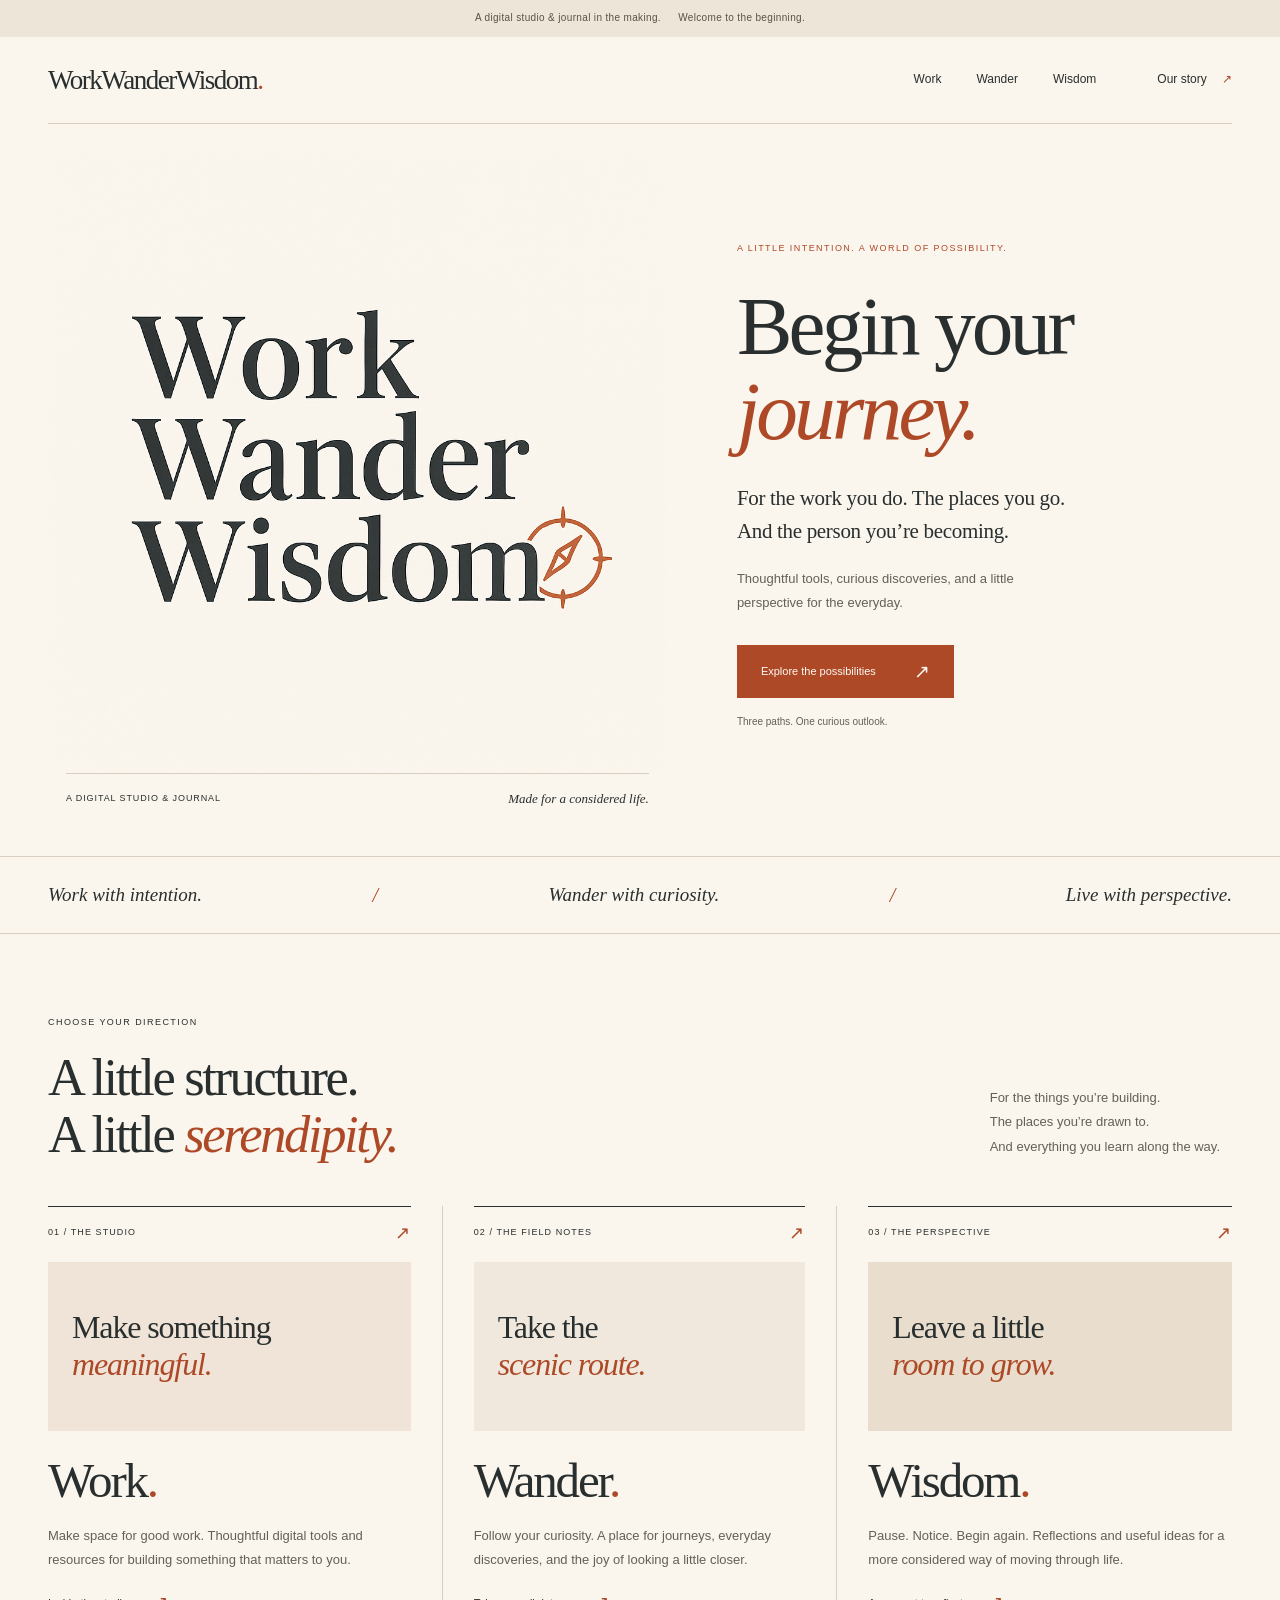
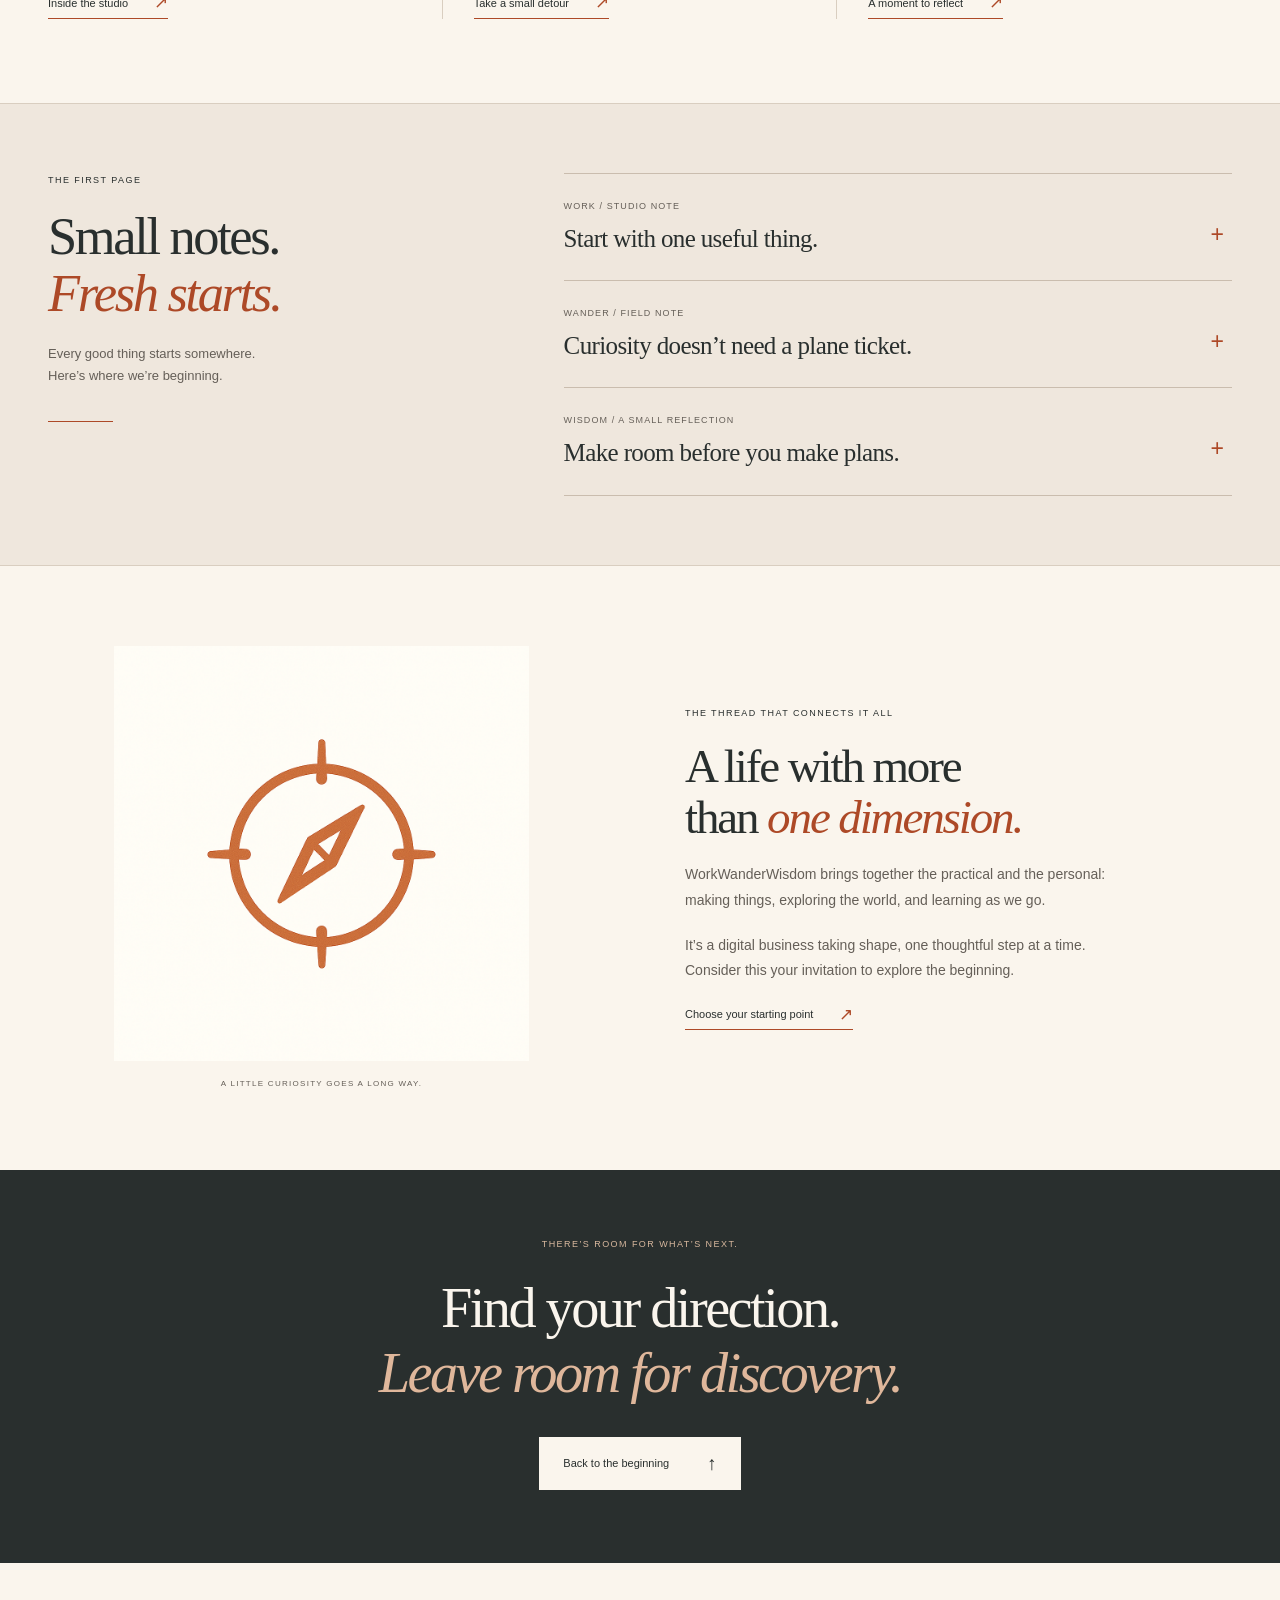
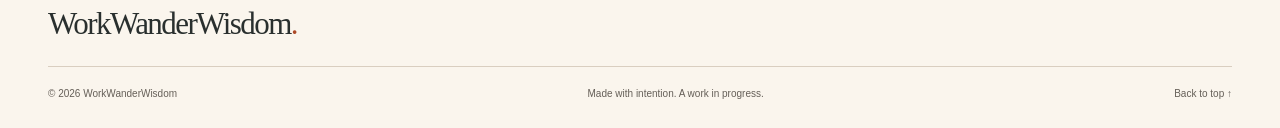
<file: public/index.html>
<!doctype html>
<html lang="en">
<head>
  <meta charset="utf-8">
  <meta name="viewport" content="width=device-width, initial-scale=1">
  <meta name="theme-color" content="#faf5ed">
  <meta name="description" content="WorkWanderWisdom is a digital studio and journal in the making. Thoughtful tools, curious journeys, and ideas for a more intentional everyday.">
  <meta property="og:title" content="WorkWanderWisdom — Begin your journey">
  <meta property="og:description" content="A digital studio. A curious journal. A considered approach to work, exploration, and everyday life.">
  <meta property="og:type" content="website">
  <title>WorkWanderWisdom — Begin your journey</title>
  <link rel="icon" href="/assets/terracotta-compass.png" type="image/png">
  <link rel="stylesheet" href="/styles.css">
</head>
<body>
  <a class="skip-link" href="#main">Skip to content</a>
  <div class="announcement">A digital studio &amp; journal in the making. <span>Welcome to the beginning.</span></div>
  <header class="site-header wrap">
    <a class="brand" href="/" aria-label="WorkWanderWisdom home">WorkWanderWisdom<span aria-hidden="true">.</span></a>
    <nav aria-label="Main navigation">
      <a href="#work">Work</a>
      <a href="#wander">Wander</a>
      <a href="#wisdom">Wisdom</a>
      <a class="nav-about" href="#about">Our story <span aria-hidden="true">↗</span></a>
    </nav>
  </header>
  <main id="main">
    <section class="hero wrap" aria-labelledby="hero-title">
      <figure class="brand-presentation">
        <img src="/assets/workwanderwisdom-logo.png" width="1024" height="1024" fetchpriority="high" alt="WorkWanderWisdom: the original stacked wordmark with its terracotta compass.">
        <figcaption><span>A DIGITAL STUDIO &amp; JOURNAL</span><span>Made for a considered life.</span></figcaption>
      </figure>
      <div class="hero-copy">
        <p class="eyebrow">A LITTLE INTENTION. A WORLD OF POSSIBILITY.</p>
        <h1 id="hero-title">Begin your<br><em>journey.</em></h1>
        <p class="hero-description">For the work you do. The places you go.<br class="desktop-break"> And the person you’re becoming.</p>
        <p class="hero-detail">Thoughtful tools, curious discoveries, and a little perspective for the everyday.</p>
        <a class="button" href="#explore">Explore the possibilities <span aria-hidden="true">↗</span></a>
        <p class="hero-footnote">Three paths. One curious outlook.</p>
      </div>
    </section>
    <div class="manifesto-strip"><div class="wrap"><span>Work with intention.</span><span class="separator" aria-hidden="true">/</span><span>Wander with curiosity.</span><span class="separator" aria-hidden="true">/</span><span>Live with perspective.</span></div></div>
    <section id="explore" class="explore wrap" aria-labelledby="explore-title">
      <div class="section-heading">
        <div><p class="eyebrow">CHOOSE YOUR DIRECTION</p><h2 id="explore-title">A little structure.<br>A little <em>serendipity.</em></h2></div>
        <p>For the things you’re building.<br>The places you’re drawn to.<br>And everything you learn along the way.</p>
      </div>
      <div class="pillar-grid">
        <article id="work" class="pillar">
          <div class="pillar-top"><span>01 / THE STUDIO</span><span aria-hidden="true">↗</span></div>
          <p class="pillar-phrase">Make something<br><em>meaningful.</em></p>
          <div class="pillar-body"><h3>Work<span>.</span></h3><p>Make space for good work. Thoughtful digital tools and resources for building something that matters to you.</p><a class="text-link" href="#studio-note">Inside the studio <span aria-hidden="true">↗</span></a></div>
        </article>
        <article id="wander" class="pillar">
          <div class="pillar-top"><span>02 / THE FIELD NOTES</span><span aria-hidden="true">↗</span></div>
          <p class="pillar-phrase">Take the<br><em>scenic route.</em></p>
          <div class="pillar-body"><h3>Wander<span>.</span></h3><p>Follow your curiosity. A place for journeys, everyday discoveries, and the joy of looking a little closer.</p><a class="text-link" href="#field-note">Take a small detour <span aria-hidden="true">↗</span></a></div>
        </article>
        <article id="wisdom" class="pillar">
          <div class="pillar-top"><span>03 / THE PERSPECTIVE</span><span aria-hidden="true">↗</span></div>
          <p class="pillar-phrase">Leave a little<br><em>room to grow.</em></p>
          <div class="pillar-body"><h3>Wisdom<span>.</span></h3><p>Pause. Notice. Begin again. Reflections and useful ideas for a more considered way of moving through life.</p><a class="text-link" href="#perspective-note">A moment to reflect <span aria-hidden="true">↗</span></a></div>
        </article>
      </div>
    </section>
    <section class="notes-section" aria-labelledby="notes-title">
      <div class="wrap notes-layout">
        <div class="notes-intro"><p class="eyebrow">THE FIRST PAGE</p><h2 id="notes-title">Small notes.<br><em>Fresh starts.</em></h2><p>Every good thing starts somewhere.<br>Here’s where we’re beginning.</p><span class="editorial-rule" aria-hidden="true"></span></div>
        <div class="notes-list">
          <details id="studio-note"><summary><span class="note-category">WORK / STUDIO NOTE</span><span class="note-title">Start with one useful thing.</span><span class="note-toggle" aria-hidden="true">+</span></summary><div class="note-content"><p>A good tool gives you a little time, clarity, or breathing room. That’s the starting point for this studio: simple digital resources shaped around everyday needs.</p><p>The studio is in its early days. New tools and resources will appear here as they’re ready.</p></div></details>
          <details id="field-note"><summary><span class="note-category">WANDER / FIELD NOTE</span><span class="note-title">Curiosity doesn’t need a plane ticket.</span><span class="note-toggle" aria-hidden="true">+</span></summary><div class="note-content"><p>Take a different street. Spend ten quiet minutes in a familiar neighbourhood. Look up from your usual route. Sometimes a small change of scene is enough to find a new perspective.</p><p>This space will grow into a collection of journeys and discoveries, both near and far.</p></div></details>
          <details id="perspective-note"><summary><span class="note-category">WISDOM / A SMALL REFLECTION</span><span class="note-title">Make room before you make plans.</span><span class="note-toggle" aria-hidden="true">+</span></summary><div class="note-content"><p>Before adding something to your day, ask what you can set down. A little space can make the next step easier to see.</p><p>A question to take with you: what would you like a little more room for?</p></div></details>
        </div>
      </div>
    </section>
    <section id="about" class="about wrap" aria-labelledby="about-title">
      <figure class="compass-presentation"><img src="/assets/terracotta-compass.png" width="1024" height="1024" loading="lazy" alt="The original WorkWanderWisdom terracotta compass."><figcaption>A LITTLE CURIOSITY GOES A LONG WAY.</figcaption></figure>
      <div><p class="eyebrow">THE THREAD THAT CONNECTS IT ALL</p><h2 id="about-title">A life with more<br>than <em>one dimension.</em></h2><p>WorkWanderWisdom brings together the practical and the personal: making things, exploring the world, and learning as we go.</p><p>It’s a digital business taking shape, one thoughtful step at a time. Consider this your invitation to explore the beginning.</p><a class="text-link" href="#explore">Choose your starting point <span aria-hidden="true">↗</span></a></div>
    </section>
    <section class="closing"><div class="wrap"><p class="eyebrow">THERE’S ROOM FOR WHAT’S NEXT.</p><h2>Find your direction.<br><em>Leave room for discovery.</em></h2><a class="button button-light" href="#main">Back to the beginning <span aria-hidden="true">↑</span></a></div></section>
  </main>
  <footer class="site-footer wrap"><a class="footer-wordmark" href="/">WorkWanderWisdom<span aria-hidden="true">.</span></a><div class="footer-bottom"><p>© 2026 WorkWanderWisdom</p><p>Made with intention. A work in progress.</p><a href="#main">Back to top ↑</a></div></footer>
</body>
</html>
</file>
<file: styles.css>
:root {
  --ivory: #faf5ed;
  --charcoal: #292f2e;
  --terracotta: #ad4927;
  --line: #d9cec0;
  --muted: #655f58;
  --serif: Georgia, 'Times New Roman', serif;
  --sans: Arial, Helvetica, sans-serif;
}
* { box-sizing: border-box; }
html { scroll-behavior: smooth; scroll-padding-top: 28px; }
body { margin: 0; background: var(--ivory); color: var(--charcoal); font: 16px/1.65 var(--sans); }
a { color: inherit; text-decoration: none; }
a:hover { color: var(--terracotta); }
a:focus-visible, summary:focus-visible { outline: 3px solid var(--terracotta); outline-offset: 6px; }
img { display: block; max-width: 100%; height: auto; }
p, h1, h2, h3, figure { margin: 0; }
h1, h2, h3 { font-family: var(--serif); font-weight: 400; line-height: 1.08; letter-spacing: -.045em; }
h2 { font-size: clamp(36px, 4.1vw, 56px); }
em { font-weight: 400; }
h2 em { color: var(--terracotta); }
.wrap { width: min(1240px, calc(100% - 96px)); margin-inline: auto; }
.skip-link { position: absolute; top: -100px; left: 16px; padding: 10px; background: var(--charcoal); color: white; z-index: 10; }
.skip-link:focus { top: 10px; }
.announcement { padding: 10px 20px; background: #eee5d9; color: #5c5147; font-size: 10px; text-align: center; letter-spacing: .035em; }
.announcement span { margin-left: 14px; }
.site-header { display: flex; align-items: center; justify-content: space-between; gap: 28px; padding-block: 27px; border-bottom: 1px solid var(--line); }
.brand { font: 27px/1.2 var(--serif); letter-spacing: -.055em; white-space: nowrap; }
.brand>span, .footer-wordmark>span { color: var(--terracotta); }
.site-header nav { display: flex; align-items: center; gap: 35px; font-size: 12px; }
.nav-about { margin-left: 26px; }
.nav-about span { padding-left: 12px; color: var(--terracotta); }
.hero { display: grid; grid-template-columns: 1.25fr 1fr; gap: 70px; align-items: center; padding-block: 30px 48px; }
.brand-presentation { width: 100%; }
.brand-presentation img { width: 100%; aspect-ratio: 1; object-fit: contain; }
.brand-presentation figcaption { display: flex; align-items: center; justify-content: space-between; gap: 20px; border-top: 1px solid var(--line); padding-top: 16px; margin-inline: 18px; font-size: 9px; letter-spacing: .1em; }
.brand-presentation figcaption span:last-child { font: italic 13px/1.4 var(--serif); letter-spacing: 0; }
.hero-copy { padding-top: 10px; }
.eyebrow { font-size: 9px; font-weight: 500; letter-spacing: .16em; line-height: 1.7; }
.hero-copy .eyebrow { max-width: 280px; color: var(--terracotta); }
h1 { font-size: clamp(59px, 6.5vw, 90px); margin-top: 27px; line-height: 1.02; }
h1 em { color: var(--terracotta); }
.hero-description { max-width: 370px; font: 21px/1.55 var(--serif); margin-top: 29px; letter-spacing: -.015em; }
.hero-detail { max-width: 330px; color: var(--muted); font-size: 13px; line-height: 1.9; margin-top: 19px; }
.button { display: inline-flex; align-items: center; justify-content: space-between; gap: 38px; padding: 16px 23px; border: 1px solid var(--terracotta); background: var(--terracotta); color: #fffaf3; font-size: 11px; transition: background .2s, color .2s; }
.button:hover { background: var(--charcoal); border-color: var(--charcoal); color: white; }
.button span { font-size: 19px; line-height: 1; }
.hero .button { margin-top: 29px; }
.hero-footnote { color: var(--muted); font-size: 10px; margin-top: 16px; }
.manifesto-strip { border-block: 1px solid var(--line); }
.manifesto-strip .wrap { display: flex; align-items: center; justify-content: space-between; gap: 20px; padding-block: 24px; font: italic 19px/1.4 var(--serif); }
.manifesto-strip .separator { color: var(--terracotta); font-size: 20px; }
.explore { padding-block: 81px 84px; }
.section-heading { display: flex; justify-content: space-between; gap: 35px; align-items: end; margin-bottom: 43px; }
.section-heading .eyebrow { margin-bottom: 19px; }
.section-heading>p { color: var(--muted); font-size: 13px; line-height: 1.9; padding: 0 12px 3px 0; }
.pillar-grid { display: grid; grid-template-columns: repeat(3, minmax(0, 1fr)); }
.pillar { padding: 0 31px; border-right: 1px solid var(--line); scroll-margin-top: 30px; }
.pillar:first-child { padding-left: 0; }
.pillar:last-child { padding-right: 0; border-right: 0; }
.pillar-top { display: flex; justify-content: space-between; align-items: center; font-size: 9px; letter-spacing: .12em; border-top: 1px solid var(--charcoal); padding-top: 17px; }
.pillar-top>span:last-child { font-size: 18px; line-height: 1; color: var(--terracotta); }
.pillar-phrase { display: flex; flex-direction: column; justify-content: center; min-height: 169px; margin-top: 20px; padding: 20px 24px; background: #efe4d7; font: 32px/1.15 var(--serif); letter-spacing: -.035em; }
.pillar-phrase em { color: var(--terracotta); }
.pillar:nth-child(2) .pillar-phrase { background: #f1e8dd; }
.pillar:nth-child(3) .pillar-phrase { background: #e9ddce; }
.pillar-body { padding-top: 24px; }
.pillar-body h3 { font-size: 49px; }
.pillar-body h3>span { color: var(--terracotta); }
.pillar-body p { color: var(--muted); font-size: 13px; line-height: 1.85; margin-top: 16px; }
.text-link { display: inline-flex; gap: 26px; align-items: center; border-bottom: 1px solid var(--terracotta); padding-bottom: 6px; margin-top: 22px; font-size: 11px; }
.text-link span { color: var(--terracotta); font-size: 17px; line-height: 1; }
.notes-section { background: #efe7dd; border-block: 1px solid var(--line); padding-block: 69px; }
.notes-layout { display: grid; grid-template-columns: .8fr 1.2fr; gap: 70px; }
.notes-intro h2 { margin-top: 20px; }
.notes-intro>p:not(.eyebrow) { font-size: 13px; color: var(--muted); margin-top: 22px; }
.editorial-rule { display: block; height: 1px; width: 65px; background: var(--terracotta); margin-top: 35px; }
.notes-list details { border-top: 1px solid #cabdae; scroll-margin-top: 32px; }
.notes-list details:last-child { border-bottom: 1px solid #cabdae; }
.notes-list summary { list-style: none; position: relative; cursor: pointer; padding: 25px 44px 25px 0; }
.notes-list summary::-webkit-details-marker { display: none; }
.note-category { display: block; color: var(--muted); font-size: 9px; letter-spacing: .12em; }
.note-title { display: block; font: 25px/1.3 var(--serif); letter-spacing: -.025em; margin-top: 9px; }
.note-toggle { position: absolute; right: 8px; top: 42px; font-size: 23px; color: var(--terracotta); transition: transform .2s; }
.notes-list details[open] .note-toggle { transform: rotate(45deg); }
.note-content { max-width: 480px; font-size: 14px; color: var(--muted); padding: 0 20px 28px 0; }
.note-content p+p { margin-top: 12px; }
.about { display: grid; grid-template-columns: 1fr 1fr; align-items: center; gap: 90px; padding-block: 80px; }
.compass-presentation { max-width: 415px; width: 100%; margin-inline: auto; }
.compass-presentation img { width: 100%; aspect-ratio: 1; object-fit: contain; }
.compass-presentation figcaption { font-size: 8px; letter-spacing: .16em; text-align: center; margin-top: 16px; color: var(--muted); }
.about h2 { margin-top: 20px; font-size: 47px; }
.about p:not(.eyebrow) { font-size: 14px; line-height: 1.8; color: var(--muted); margin-top: 20px; max-width: 430px; }
.closing { background: var(--charcoal); color: var(--ivory); text-align: center; padding-block: 67px 73px; }
.closing .eyebrow { color: #d8b89e; }
.closing h2 { margin-top: 24px; font-size: clamp(34px, 4.4vw, 59px); line-height: 1.15; }
.closing h2 em { color: #dfb79b; }
.button-light { background: var(--ivory); border-color: var(--ivory); color: var(--charcoal); margin-top: 31px; }
.button-light:hover { border-color: #dfb79b; color: #dfb79b; }
.site-footer { padding-block: 42px 25px; }
.footer-wordmark { font: 31px/1.2 var(--serif); letter-spacing: -.05em; }
.footer-bottom { display: flex; justify-content: space-between; gap: 20px; border-top: 1px solid var(--line); padding-top: 19px; margin-top: 24px; font-size: 10px; color: var(--muted); }
@media (max-width: 1050px) {
  .wrap { width: calc(100% - 64px); }
  .hero { gap: 38px; grid-template-columns: 1.15fr 1fr; }
  h1 { font-size: 68px; }
  .brand { font-size: 25px; }
  .site-header nav { gap: 23px; }
  .nav-about { margin-left: 9px; }
  .brand-presentation figcaption { margin-inline: 0; font-size: 8px; gap: 10px; }
  .brand-presentation figcaption span:last-child { font-size: 11px; }
  .hero-description { font-size: 19px; }
  .desktop-break { display: none; }
  .pillar { padding-inline: 23px; }
  .pillar-phrase { font-size: 28px; padding-inline: 19px; }
  .notes-layout { gap: 40px; }
  .about { gap: 45px; }
  .about h2 { font-size: 40px; }
}
@media (max-width: 760px) {
  .wrap { width: calc(100% - 40px); }
  .announcement { font-size: 9px; padding-inline: 10px; }
  .announcement span { display: none; }
  .site-header { flex-direction: column; align-items: stretch; gap: 19px; padding-block: 23px 18px; }
  .brand { font-size: 26px; align-self: center; }
  .site-header nav { justify-content: center; gap: 32px; font-size: 12px; }
  .nav-about { display: none; }
  .hero { grid-template-columns: 1fr; gap: 37px; padding-block: 8px 43px; }
  .brand-presentation { max-width: 500px; margin-inline: auto; }
  .brand-presentation figcaption { font-size: 8px; padding-top: 14px; }
  .hero-copy { padding-top: 0; }
  .hero-copy .eyebrow { max-width: none; font-size: 8px; }
  h1 { font-size: clamp(62px, 12vw, 85px); margin-top: 19px; }
  h1 br { display: none; }
  h1 em::before { content: ' '; }
  .hero-description { font-size: 21px; margin-top: 22px; }
  .hero-detail { font-size: 13px; margin-top: 16px; }
  .hero .button { margin-top: 23px; }
  .manifesto-strip .wrap { font-size: 12px; gap: 8px; padding-block: 19px; flex-wrap: wrap; justify-content: center; }
  .manifesto-strip .separator { font-size: 15px; }
  .explore { padding-block: 49px 53px; }
  .section-heading { display: block; margin-bottom: 31px; }
  .section-heading>p { font-size: 13px; margin-top: 23px; }
  .section-heading>p br { display: none; }
  .pillar-grid { grid-template-columns: 1fr; gap: 35px; }
  .pillar, .pillar:first-child, .pillar:last-child { padding: 0; border-right: 0; }
  .pillar-phrase { min-height: 152px; font-size: 36px; padding: 26px; }
  .pillar-body { padding-top: 20px; }
  .pillar-body h3 { font-size: 46px; }
  .notes-section { padding-block: 48px; }
  .notes-layout { grid-template-columns: 1fr; gap: 29px; }
  .editorial-rule { display: none; }
  .note-title { font-size: 23px; }
  .notes-list summary { padding-block: 24px; }
  .about { grid-template-columns: 1fr; padding-block: 49px 55px; gap: 41px; }
  .compass-presentation { max-width: 290px; }
  .about h2 { font-size: 39px; }
  .closing { padding-block: 47px 53px; }
  .closing .eyebrow { font-size: 8px; }
  .closing h2 { font-size: 37px; }
  .footer-wordmark { font-size: 27px; }
  .footer-bottom { flex-wrap: wrap; gap: 10px 15px; font-size: 9px; }
  .footer-bottom p:nth-child(2) { order: 3; width: 100%; }
  .footer-bottom a { margin-left: auto; }
}
@media (max-width: 360px) {
  .brand { font-size: 24px; }
  .hero-copy .eyebrow { font-size: 7px; }
  h1 { font-size: 58px; }
  .brand-presentation figcaption { font-size: 7px; }
  .brand-presentation figcaption span:last-child { font-size: 10px; }
  .manifesto-strip .wrap { font-size: 11px; gap: 7px; }
  .closing h2 { font-size: 32px; }
}
@media (prefers-reduced-motion: reduce) {
  html { scroll-behavior: auto; }
  *, *::before, *::after { transition: none !important; }
}
</file>
